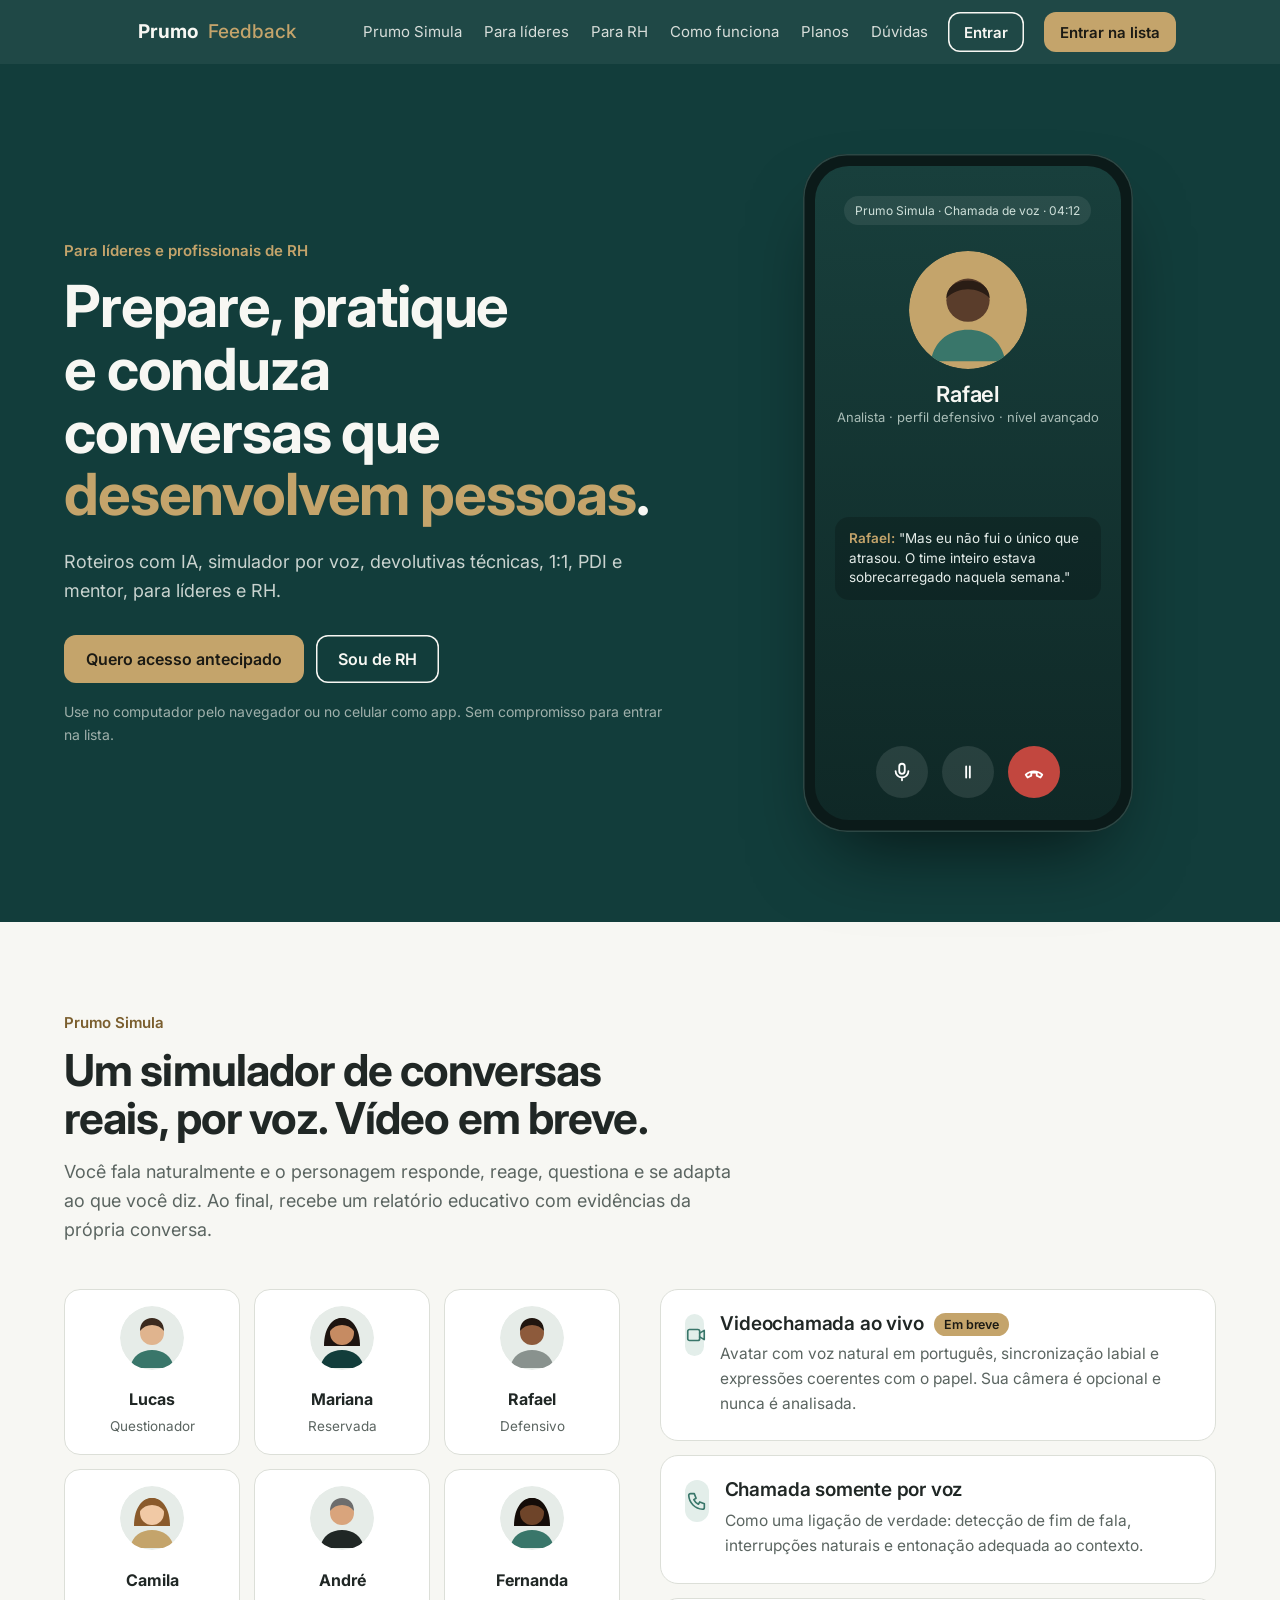
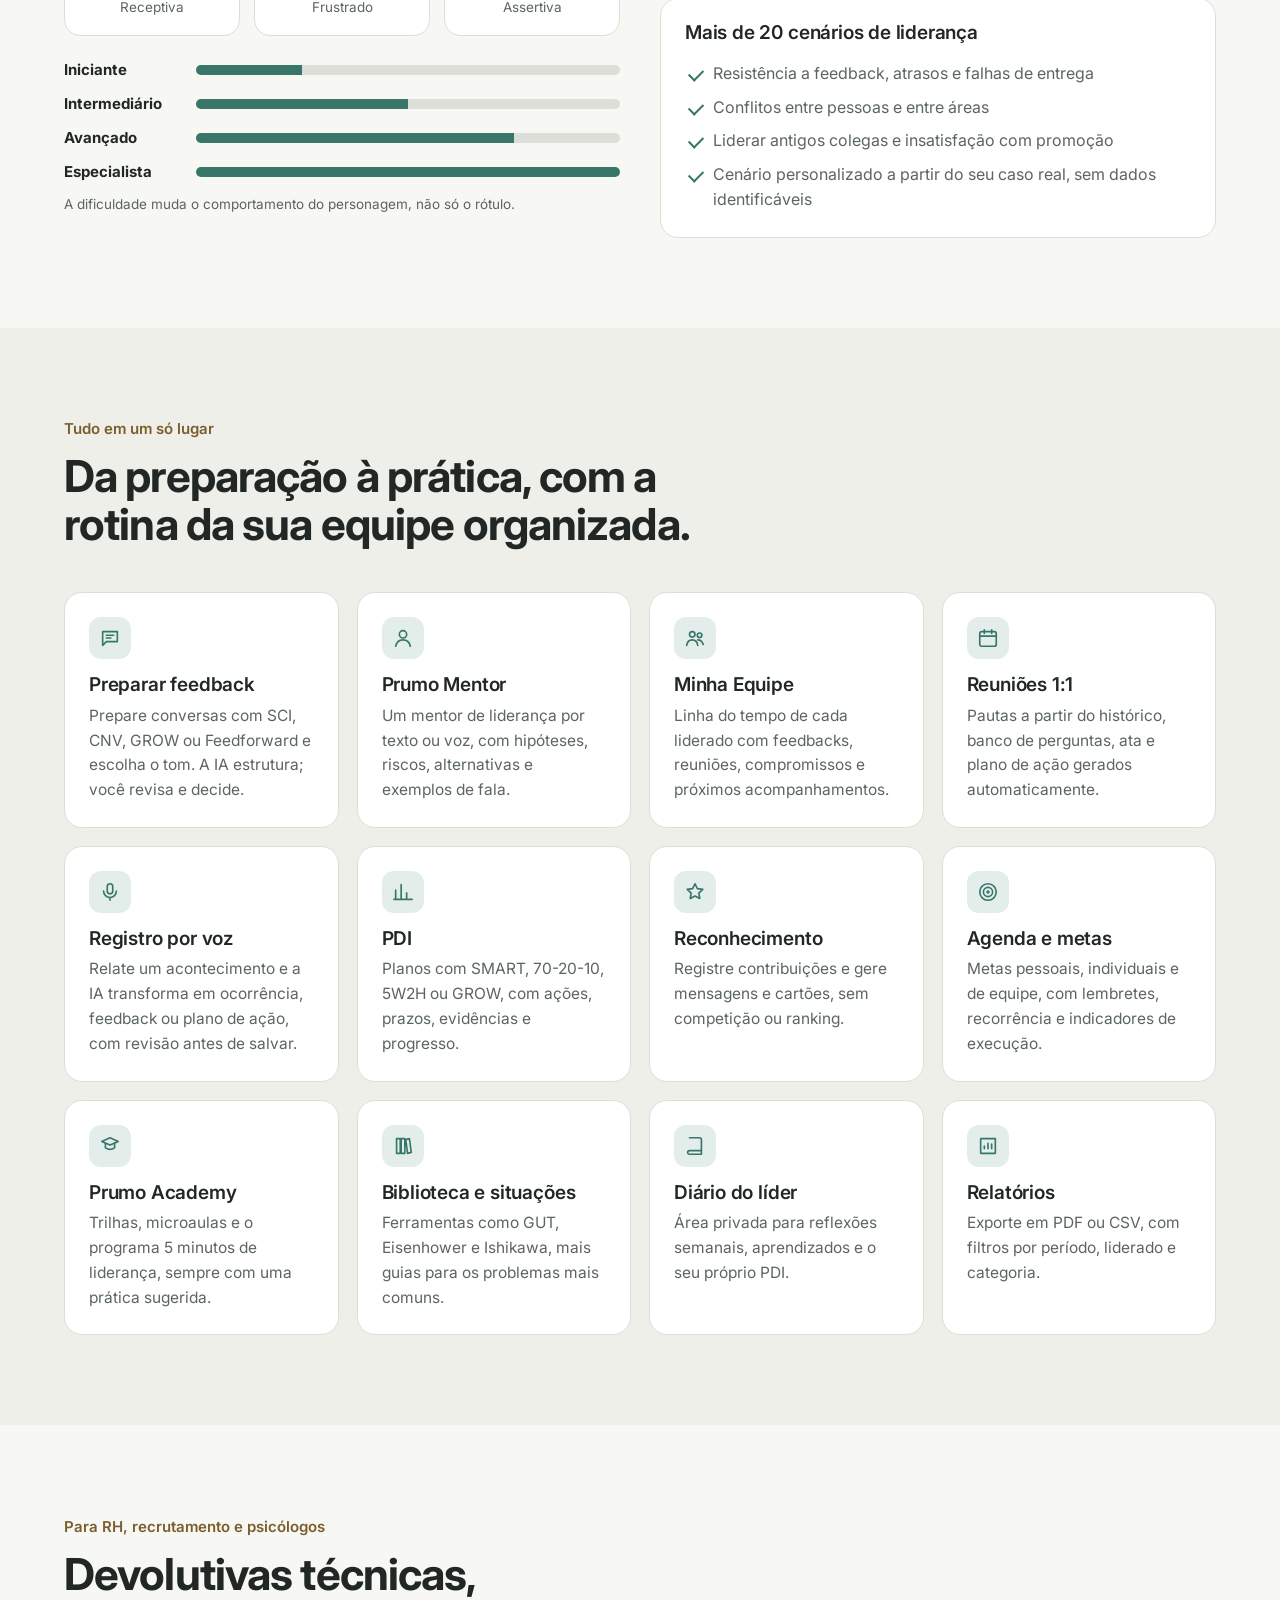
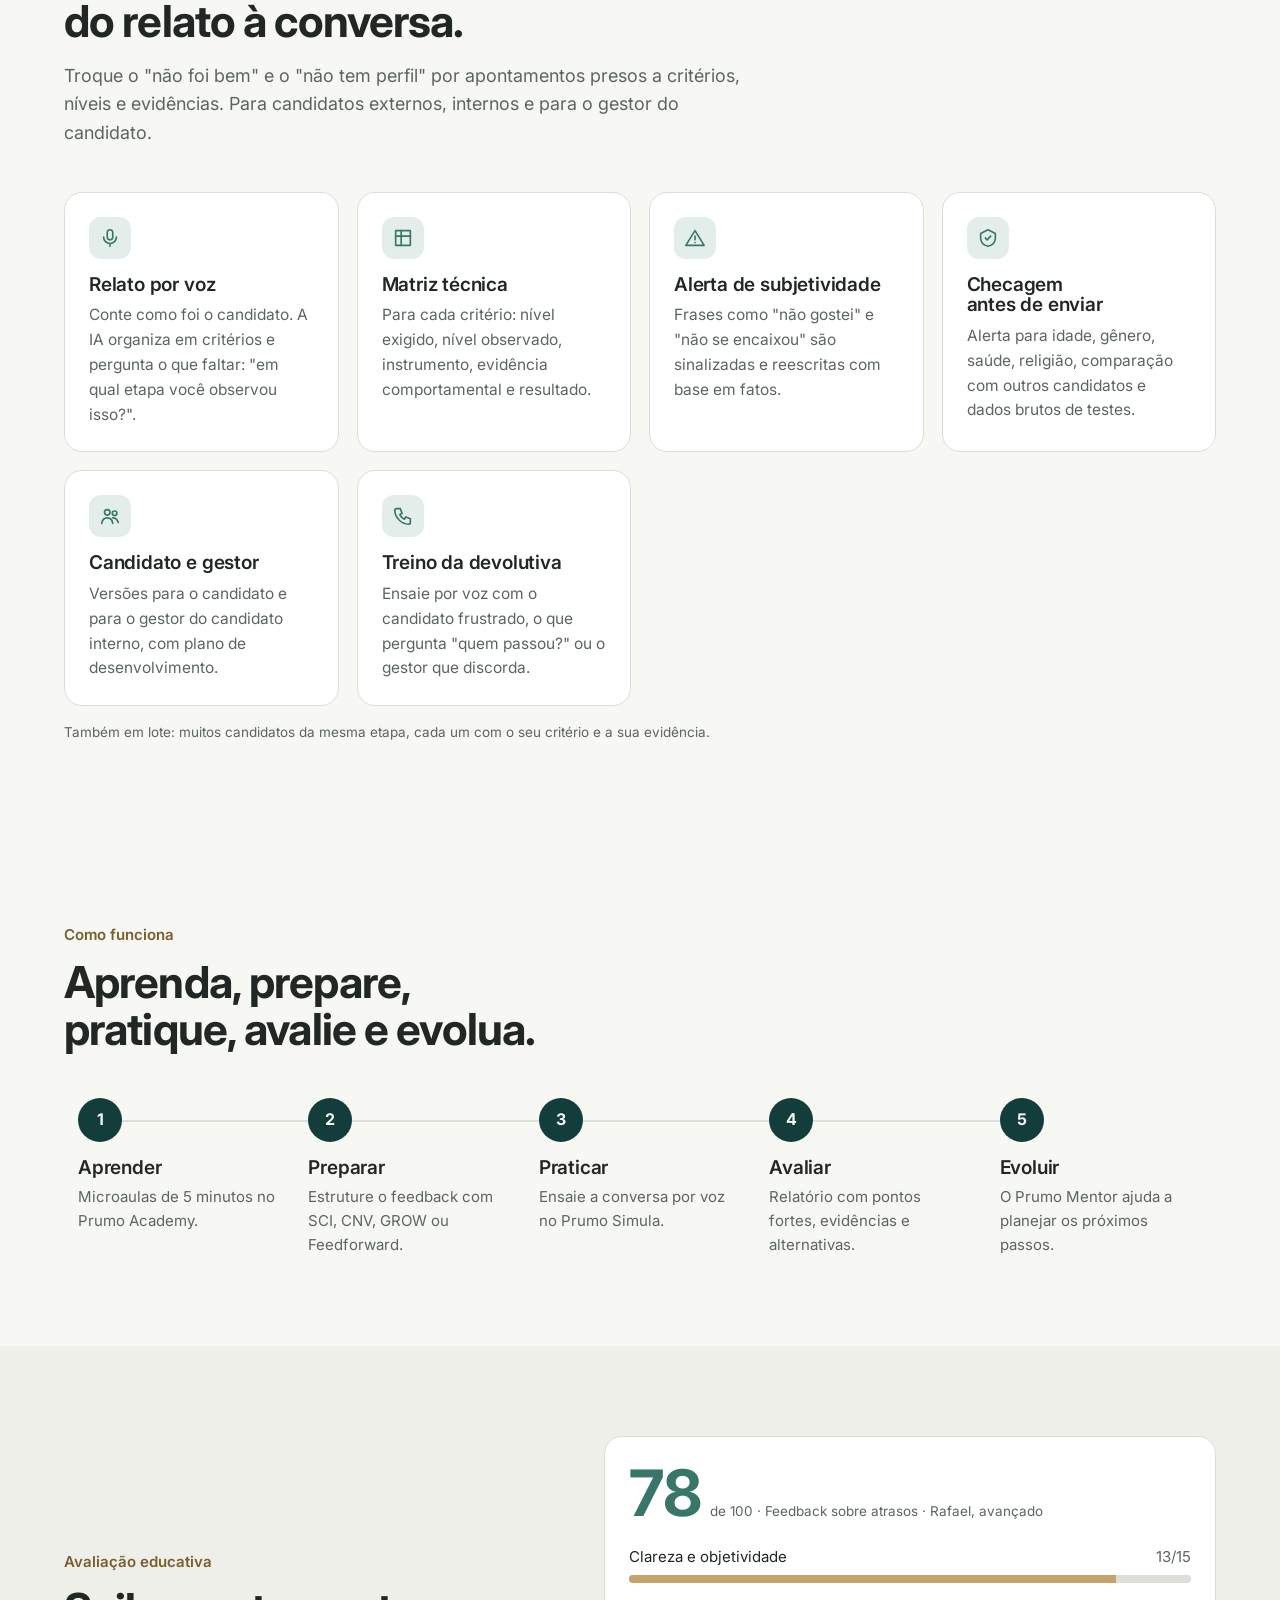
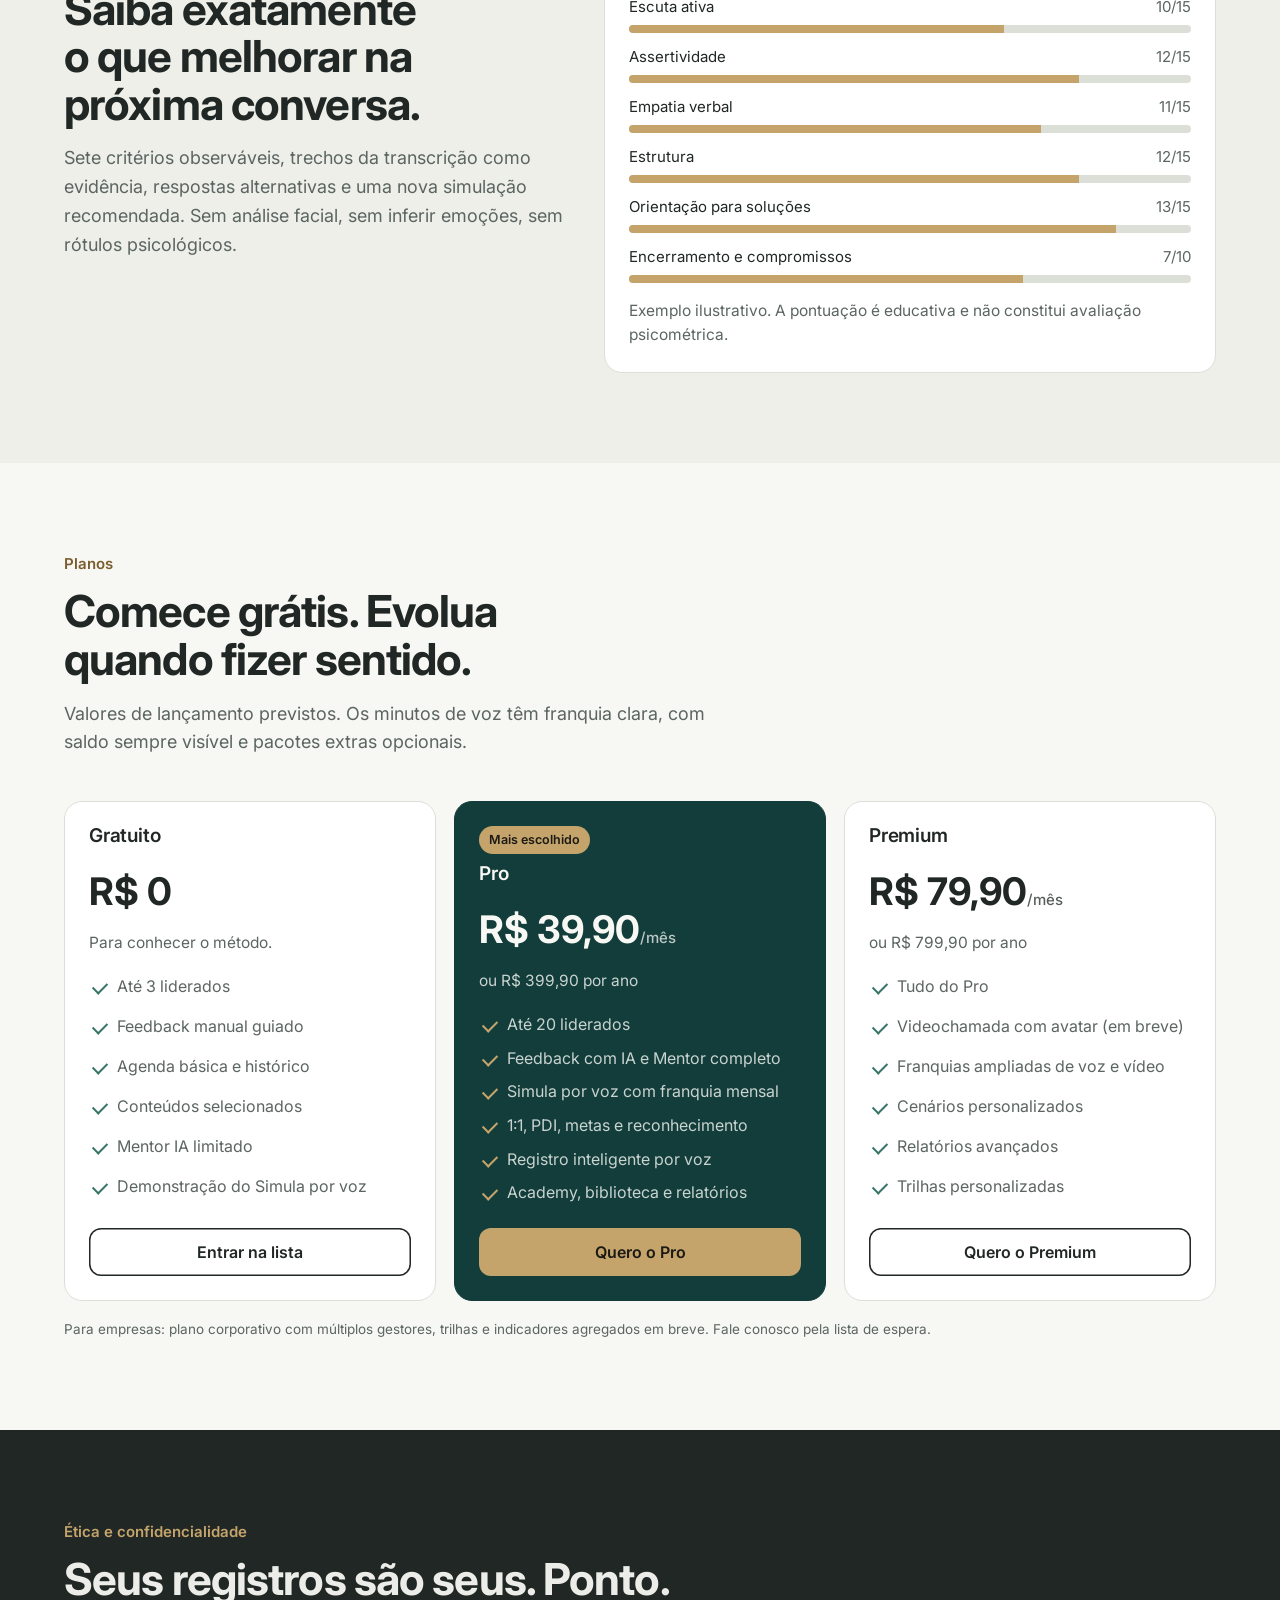
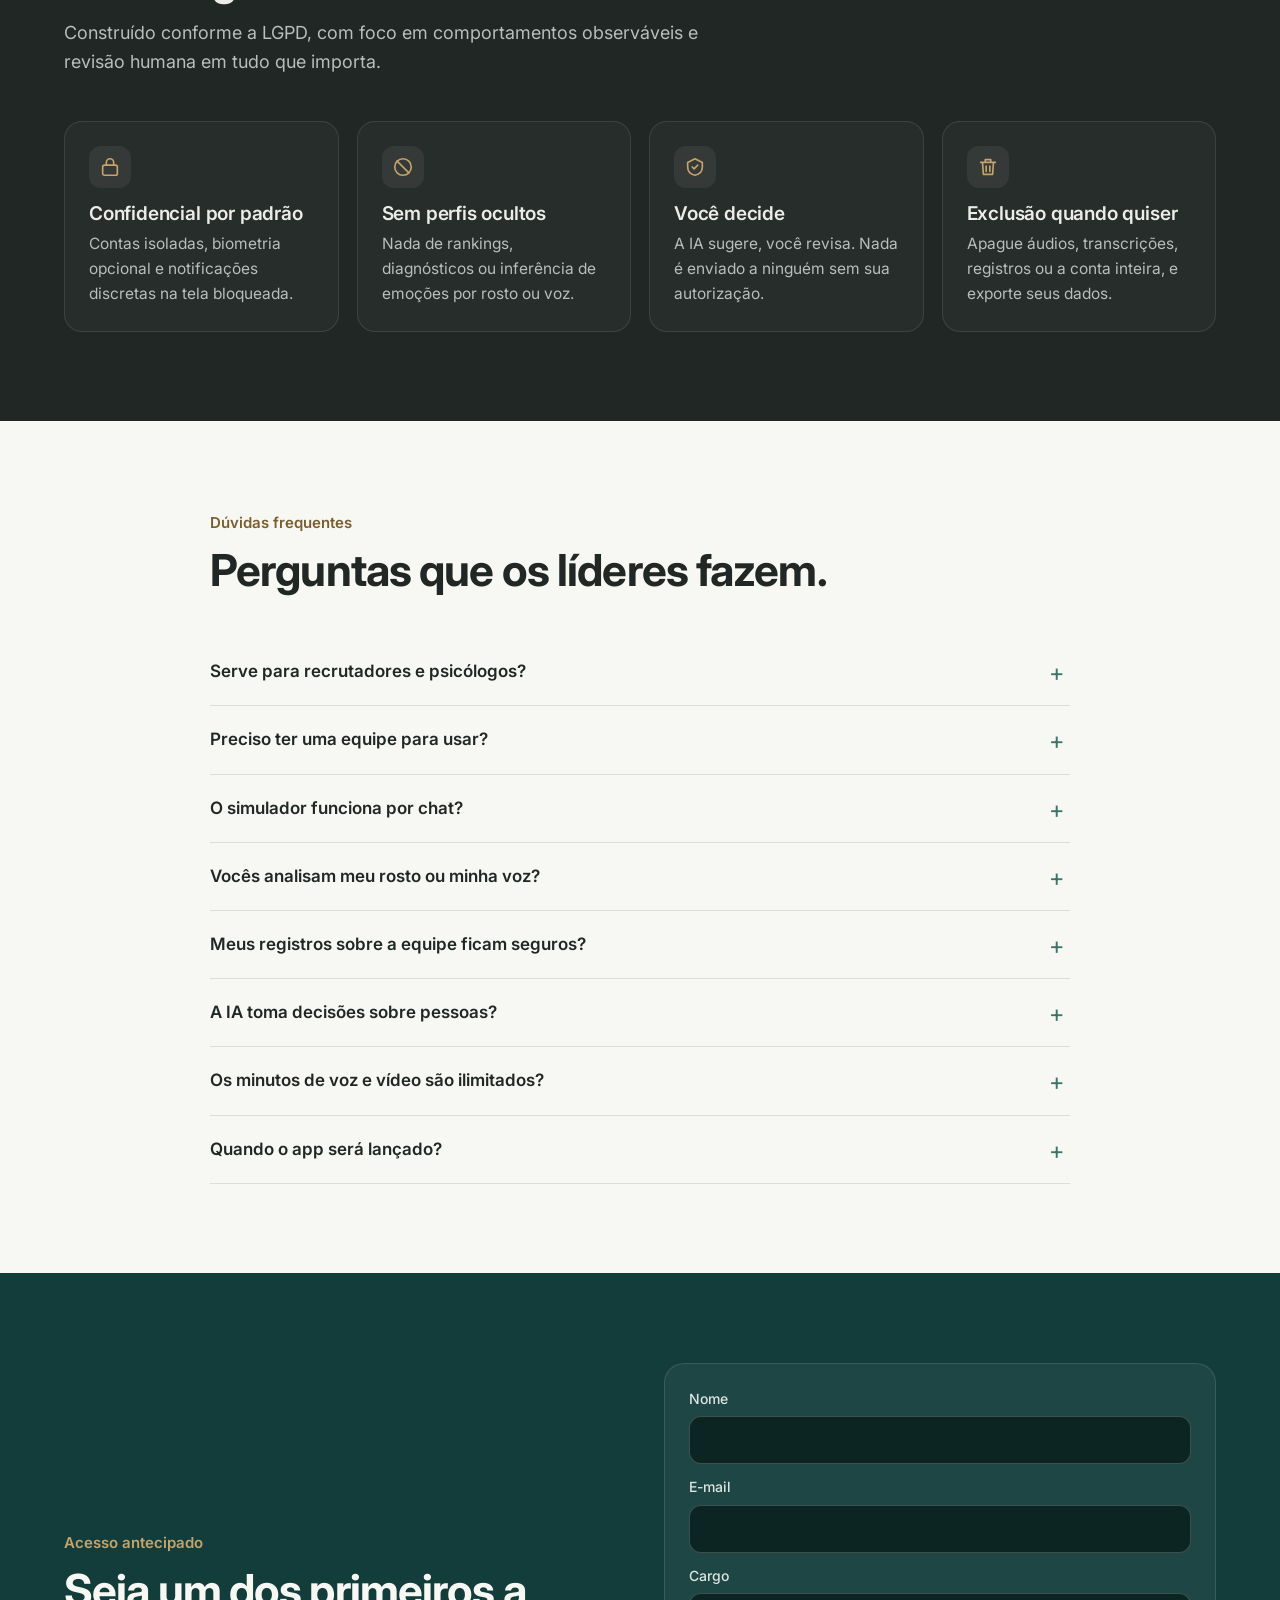
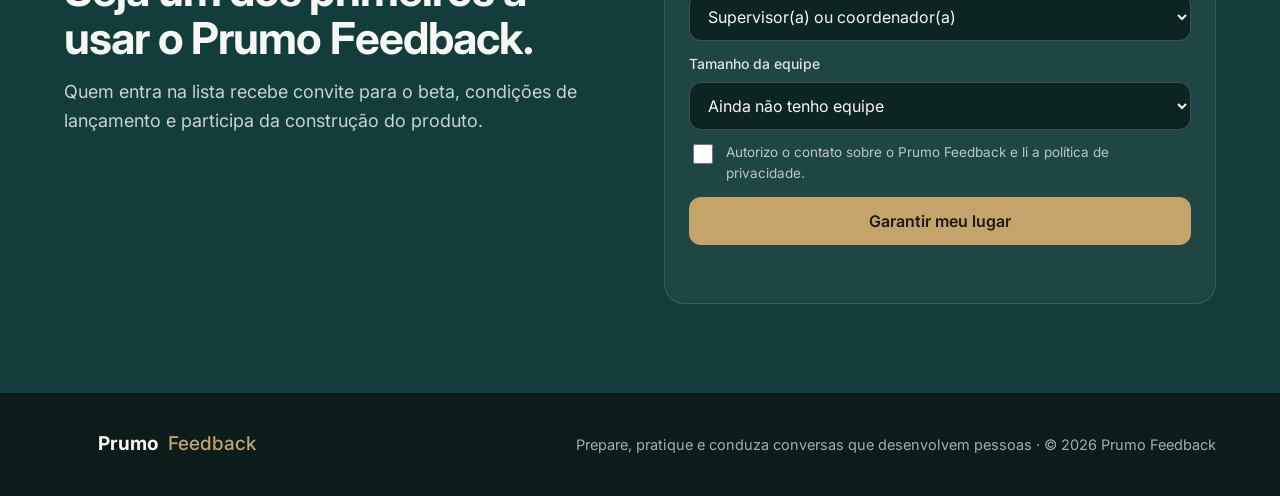
<file: src/site.src.html>
<!DOCTYPE html>
<html lang="pt-BR">
<head>
<meta charset="utf-8">
<meta name="viewport" content="width=device-width, initial-scale=1">
<title>Prumo Feedback</title>
<link rel="preconnect" href="https://fonts.googleapis.com">
<link href="https://fonts.googleapis.com/css2?family=Inter:wght@400;500;600;700&display=swap" rel="stylesheet">
<style>
/* VOICE: premium, calmo, confiante — uma academia particular de liderança
   IDEA: a sala de reunião — o site se comporta como uma chamada de treino prestes a começar
   PICTURE: celular com chamada ao vivo do Simula (personagem, onda de voz, cronômetro)
   COLOUR and TYPE: verde-petróleo dominante, off-white, dourado só em detalhes; Inter 400–700
   LAYOUT: hero em faixa escura, depois faixas claras alternadas, preços, FAQ, lista de espera */
:root{color-scheme:light dark;
--pet:#123D3B;--ver:#39766A;--our:#C4A46B;--off:#F7F7F3;--gra:#202725;--cin:#89928E;
--bg:light-dark(#F7F7F3,#0E1716);--bg2:light-dark(#EEEFE9,#142220);--card:light-dark(#FFFFFF,#18292710);
--ink:light-dark(#202725,#ECEDE8);--mut:light-dark(#5B6561,#A5AEAA);--line:light-dark(#DCDFD8,#2A3B38);
--acc:light-dark(#7A5E2E,#D6B97E)}
:root[data-theme=light]{color-scheme:light}:root[data-theme=dark]{color-scheme:dark}
*{box-sizing:border-box;min-width:0}
html{scroll-behavior:smooth;scroll-padding-top:72px}
body{margin:0;background:var(--bg);color:var(--ink);font:16px/1.6 Inter,system-ui,sans-serif;overflow-x:clip}
a{color:inherit}
.wrap{max-width:1200px;margin:0 auto}
.band{padding:clamp(48px,7vw,104px) max(5vw,18px)}
h1,h2,h3{line-height:1.08;margin:0;text-wrap:balance;letter-spacing:-.02em}
h1{font-size:clamp(36px,5.4vw,58px);font-weight:700}
h2{font-size:clamp(30px,3.8vw,44px);font-weight:700}
h3{font-size:19px;font-weight:600;letter-spacing:-.01em}
p{margin:0}
.lead{font-size:18px;color:var(--mut);max-width:62ch}
.btn{display:inline-flex;align-items:center;justify-content:center;gap:8px;min-height:48px;padding:0 22px;border-radius:12px;font:600 16px Inter,sans-serif;text-decoration:none;border:0;cursor:pointer}
.btn:focus-visible,input:focus-visible,select:focus-visible,summary:focus-visible{outline:3px solid var(--our);outline-offset:2px}
.b1{background:var(--our);color:#1b1a14}.b1:hover{background:#d2b47c}
.b2{background:transparent;color:inherit;box-shadow:inset 0 0 0 1.5px currentColor}
/* nav */
nav{position:sticky;top:0;z-index:20;background:color-mix(in srgb,var(--pet) 94%,transparent);backdrop-filter:blur(8px);color:#F7F7F3}
nav .wrap{display:flex;align-items:center;gap:20px;padding:12px max(5vw,18px);flex-wrap:wrap}
.brand{display:flex;align-items:center;gap:10px;text-decoration:none;font-weight:700;font-size:19px}
.brand svg{width:24px;height:30px}
.brand b{color:var(--our);font-weight:500}
.links{display:flex;gap:22px;margin-left:auto;font-size:15px}
.links a{text-decoration:none;opacity:.85}.links a:hover{opacity:1}
nav .btn{min-height:40px;padding:0 16px;font-size:15px}
@media(max-width:860px){.links{display:none}nav .btn.b2{margin-left:auto}}
/* hero */
.hero{background:var(--pet);color:#F7F7F3}
.hero .wrap{display:grid;grid-template-columns:minmax(0,1.1fr) minmax(0,.9fr);gap:48px;align-items:center}
.hero .lead{color:#C9D3CF;margin:22px 0 30px}
.hero h1 span{color:var(--our)}
.cta{display:flex;gap:12px;flex-wrap:wrap}
.note{font-size:14px;color:#9FB0AB;margin-top:18px}
.phone{justify-self:center;width:min(330px,100%);aspect-ratio:9/18.5;background:#0B1A19;border-radius:44px;padding:12px;box-shadow:0 40px 80px -30px #000a,inset 0 0 0 1.5px #2c4744}
.scr{height:100%;border-radius:34px;background:linear-gradient(180deg,#183F3C,#0F2826);display:flex;flex-direction:column;align-items:center;padding:30px 20px 22px;color:#F7F7F3;position:relative;overflow:hidden}
.tag{font-size:12px;background:#ffffff14;padding:5px 11px;border-radius:99px;color:#CFE0DA}
.av{width:118px;height:118px;border-radius:50%;margin:26px 0 14px;position:relative}
.av::after{content:"";position:absolute;inset:-10px;border-radius:50%;border:2px solid var(--our);opacity:.6;animation:pulse 2.4s ease-out infinite}
@keyframes pulse{from{transform:scale(.92);opacity:.7}to{transform:scale(1.18);opacity:0}}
.scr h3{font-size:22px}.scr small{color:#A9BDB7;font-size:13px}
.wave{display:flex;gap:4px;align-items:center;height:46px;margin:22px 0}
.wave i{width:4px;border-radius:2px;background:var(--our);animation:w 1.1s ease-in-out infinite}
@keyframes w{0%,100%{height:8px}50%{height:40px}}
.sub{background:#00000033;border-radius:14px;padding:12px 14px;font-size:13.5px;line-height:1.45;width:100%;color:#E4ECE9}
.sub b{color:var(--our);font-weight:600}
.ctrl{display:flex;gap:14px;margin-top:auto}
.ctrl span{width:52px;height:52px;border-radius:50%;background:#ffffff1a;display:grid;place-items:center}
.ctrl span.end{background:#C2473F}
.ctrl svg{width:22px;height:22px;stroke:#fff;fill:none;stroke-width:2;stroke-linecap:round;stroke-linejoin:round}
@media(max-width:820px){.hero .wrap{grid-template-columns:1fr}.phone{width:min(290px,86%)}}
/* sections */
.kick{color:var(--acc);font-weight:600;font-size:15px;margin-bottom:12px}
.head{max-width:760px;margin-bottom:44px}.head .lead{margin-top:16px}
.grid{display:grid;grid-template-columns:repeat(auto-fit,minmax(min(100%,260px),1fr));gap:18px}
.card{background:light-dark(#fff,#162624);border:1px solid var(--line);border-radius:18px;padding:24px}
.card p{color:var(--mut);margin-top:8px;font-size:15.5px}
.ic{width:42px;height:42px;border-radius:12px;background:light-dark(#E3EEEA,#1F3A36);display:grid;place-items:center;margin-bottom:16px}
.ic svg{width:22px;height:22px;stroke:var(--ver);fill:none;stroke-width:1.8;stroke-linecap:round;stroke-linejoin:round}
:root[data-theme=dark] .ic svg{stroke:#7FC0B2}
@media(prefers-color-scheme:dark){:root:not([data-theme=light]) .ic svg{stroke:#7FC0B2}}
.alt{background:var(--bg2)}
/* simula */
.sim{display:grid;grid-template-columns:minmax(0,1fr) minmax(0,1fr);gap:40px;align-items:start}
.people{display:grid;grid-template-columns:repeat(3,minmax(0,1fr));gap:14px}
.p{background:light-dark(#fff,#162624);border:1px solid var(--line);border-radius:16px;padding:16px;text-align:center}
.p .face{width:64px;height:64px;border-radius:50%;margin:0 auto 10px}
.p b{display:block}.p span{font-size:13.5px;color:var(--mut)}
.levels{display:grid;gap:10px;margin-top:22px}
.lv{display:grid;grid-template-columns:120px 1fr;gap:12px;align-items:center;font-size:15px}
.lv .bar{height:10px;border-radius:5px;background:var(--line);overflow:hidden}.lv .bar i{display:block;height:100%;background:var(--ver)}
.modes{display:grid;gap:14px}
.mode{display:flex;gap:16px;align-items:flex-start}
.chk{list-style:none;padding:0;margin:18px 0 0;display:grid;gap:8px}
.chk li{padding-left:28px;position:relative;color:var(--mut)}
.chk li::before{content:"";position:absolute;left:4px;top:8px;width:12px;height:7px;border-left:2px solid var(--ver);border-bottom:2px solid var(--ver);transform:rotate(-45deg)}
@media(max-width:820px){.sim{grid-template-columns:1fr}}
@media(max-width:420px){.people{grid-template-columns:repeat(2,minmax(0,1fr))}}
/* journey */
.jr{display:grid;grid-template-columns:repeat(5,minmax(0,1fr));gap:0;counter-reset:s;position:relative}
.st{padding:0 14px;position:relative}
.st::before{counter-increment:s;content:counter(s);display:grid;place-items:center;width:44px;height:44px;border-radius:50%;background:var(--pet);color:#F7F7F3;font-weight:700;margin-bottom:16px;position:relative;z-index:1}
.st::after{content:"";position:absolute;top:22px;left:58px;right:-14px;height:2px;background:var(--line)}
.st:last-child::after{display:none}
.st p{color:var(--mut);font-size:15px;margin-top:6px}
@media(max-width:820px){.jr{grid-template-columns:1fr;gap:22px}.st{padding:0 0 0 62px}.st::before{position:absolute;left:0;top:-4px}.st::after{display:none}}
/* report */
.rep{display:grid;grid-template-columns:minmax(0,.9fr) minmax(0,1.1fr);gap:40px;align-items:center}
.score{display:flex;align-items:baseline;gap:8px}.score b{font-size:64px;line-height:1;color:var(--ver);font-weight:700}
.crit{display:grid;gap:12px;margin-top:20px}
.cr{display:grid;grid-template-columns:minmax(0,1fr) 54px;gap:6px 12px;font-size:15px}
.cr .bar{grid-column:1/-1;height:8px;border-radius:4px;background:var(--line);overflow:hidden}.cr .bar i{display:block;height:100%;background:var(--our)}
.cr em{font-style:normal;text-align:right;color:var(--mut);white-space:nowrap}
.small{font-size:13.5px;color:var(--mut)}
@media(max-width:820px){.rep{grid-template-columns:1fr}}
/* pricing */
.plans{display:grid;grid-template-columns:repeat(3,minmax(0,1fr));gap:18px;align-items:stretch}
.plan{display:flex;flex-direction:column}
.plan.hl{background:var(--pet);color:#F7F7F3;border-color:var(--pet)}
.plan.hl p,.plan.hl li{color:#C9D3CF}
.price{font-size:38px;font-weight:700;margin:14px 0 2px;white-space:nowrap}.price small{font-size:15px;font-weight:500;opacity:.75}
.plan .chk{flex:1;margin-bottom:22px}
.plan.hl .chk li::before{border-color:var(--our)}
.badge{align-self:flex-start;background:var(--our);color:#1b1a14;font-size:12.5px;font-weight:600;padding:4px 10px;border-radius:99px;margin-bottom:10px}
@media(max-width:900px){.plans{grid-template-columns:1fr}}
/* trust */
.trust{background:var(--gra);color:#ECEDE8}
.trust .card{background:#ffffff08;border-color:#ffffff1a}.trust .card p{color:#B6BFBB}
.trust .ic{background:#ffffff10}.trust .ic svg{stroke:var(--our)}
.trust .lead{color:#B6BFBB}
/* faq */
details{border-bottom:1px solid var(--line);padding:4px 0}
summary{cursor:pointer;list-style:none;font-weight:600;font-size:17px;padding:16px 36px 16px 0;position:relative;min-height:44px}
summary::-webkit-details-marker{display:none}
summary::after{content:"+";position:absolute;right:6px;top:12px;font-size:24px;font-weight:400;color:var(--ver)}
details[open] summary::after{content:"–"}
details p{color:var(--mut);padding:0 0 18px;max-width:72ch}
/* waitlist */
.wl{background:var(--pet);color:#F7F7F3}
.wl .wrap{display:grid;grid-template-columns:minmax(0,1fr) minmax(0,1fr);gap:48px;align-items:center}
.wl .lead{color:#C9D3CF;margin-top:16px}
form{display:grid;gap:12px;background:#ffffff0d;border:1px solid #ffffff1f;border-radius:20px;padding:24px}
label{font-size:14px;font-weight:500;color:#DCE5E2;display:grid;gap:6px}
input,select{font:16px Inter,sans-serif;min-height:48px;padding:0 14px;border-radius:12px;border:1px solid #ffffff33;background:#0c2422;color:#F7F7F3;width:100%}
.ok{font-size:15px;color:var(--our);min-height:22px}
.consent{display:flex;gap:10px;align-items:flex-start;font-size:13.5px;color:#B9C7C3;font-weight:400}
.consent input{width:20px;min-height:20px;margin-top:2px;flex:none}
@media(max-width:820px){.wl .wrap{grid-template-columns:1fr}}
footer{background:#0C1C1B;color:#9FB0AB;font-size:14.5px}
footer .wrap{display:flex;flex-wrap:wrap;gap:24px;justify-content:space-between;align-items:center}
footer .brand{color:#F7F7F3}
@media(prefers-reduced-motion:reduce){*{animation:none!important;scroll-behavior:auto!important}}
</style>
</head>
<body>
<svg width="0" height="0" style="position:absolute" aria-hidden="true"><symbol id="logo" viewBox="0 0 544 684"><path fill="currentColor" fill-rule="evenodd" d="%%LOGO%%"/></symbol></svg>

<nav aria-label="Principal"><div class="wrap">
  <a class="brand" href="#topo"><svg style="color:#F7F7F3"><use href="#logo"/></svg>Prumo <b>Feedback</b></a>
  <div class="links"><a href="#simula">Prumo Simula</a><a href="#recursos">Para líderes</a><a href="#rh">Para RH</a><a href="#jornada">Como funciona</a><a href="#planos">Planos</a><a href="#faq">Dúvidas</a></div>
  <a class="btn b2" href="https://mateusdesleal-ops.github.io/prumo-feedback/" style="min-height:40px;padding:0 16px;font-size:15px">Entrar</a><a class="btn b1" href="#lista">Entrar na lista</a>
</div></nav>

<header class="hero band" id="topo"><div class="wrap">
  <div>
    <p class="kick" style="color:var(--our)">Para líderes e profissionais de RH</p>
    <h1>Prepare, pratique e conduza conversas que <span>desenvolvem pessoas</span>.</h1>
    <p class="lead">Roteiros com IA, simulador por voz, devolutivas técnicas, 1:1, PDI e mentor, para líderes e RH.</p>
    <div class="cta"><a class="btn b1" href="#lista">Quero acesso antecipado</a><a class="btn b2" href="#rh">Sou de RH</a></div>
    <p class="note">Use no computador pelo navegador ou no celular como app. Sem compromisso para entrar na lista.</p>
  </div>
  <div class="phone" role="img" aria-label="Tela do aplicativo mostrando uma chamada de treino com o personagem Rafael">
    <div class="scr">
      <span class="tag">Prumo Simula · Chamada de voz · 04:12</span>
      <svg class="av" viewBox="0 0 120 120"><circle cx="60" cy="60" r="60" fill="#C4A46B"/><circle cx="60" cy="50" r="22" fill="#5a3d2b"/><path d="M60 30c-14 0-22 8-22 18 6-6 14-9 22-9s16 3 22 9c0-10-8-18-22-18z" fill="#2a1d15"/><path d="M22 112c4-22 20-32 38-32s34 10 38 32z" fill="#39766A"/></svg>
      <h3>Rafael</h3>
      <small>Analista · perfil defensivo · nível avançado</small>
      <div class="wave" aria-hidden="true"><i style="animation-delay:-.1s"></i><i style="animation-delay:-.5s"></i><i style="animation-delay:-.3s"></i><i style="animation-delay:-.8s"></i><i style="animation-delay:-.2s"></i><i style="animation-delay:-.6s"></i><i style="animation-delay:-.4s"></i><i style="animation-delay:-.9s"></i><i style="animation-delay:-.15s"></i></div>
      <div class="sub"><b>Rafael:</b> "Mas eu não fui o único que atrasou. O time inteiro estava sobrecarregado naquela semana."</div>
      <div class="ctrl" aria-hidden="true">
        <span><svg viewBox="0 0 24 24"><rect x="9" y="3" width="6" height="11" rx="3"/><path d="M5 11a7 7 0 0 0 14 0M12 18v3"/></svg></span>
        <span><svg viewBox="0 0 24 24"><path d="M10 6v12M14 6v12"/></svg></span>
        <span class="end"><svg viewBox="0 0 24 24"><path d="M3 15c5-5 13-5 18 0l-2 3-4-2v-3a10 10 0 0 0-6 0v3l-4 2z"/></svg></span>
      </div>
    </div>
  </div>
</div></header>

<section class="band" id="simula"><div class="wrap">
  <div class="head"><p class="kick">Prumo Simula</p><h2>Um simulador de conversas reais, por voz. Vídeo em breve.</h2>
  <p class="lead">Você fala naturalmente e o personagem responde, reage, questiona e se adapta ao que você diz. Ao final, recebe um relatório educativo com evidências da própria conversa.</p></div>
  <div class="sim">
    <div>
      <div class="people" id="people"></div>
      <div class="levels" id="levels"></div>
    </div>
    <div class="modes">
      <div class="card mode"><div class="ic"><svg viewBox="0 0 24 24"><rect x="3" y="6" width="13" height="12" rx="2"/><path d="m16 10 5-3v10l-5-3"/></svg></div><div><h3>Videochamada ao vivo <span class="badge" style="margin:0 0 0 6px;vertical-align:middle">Em breve</span></h3><p>Avatar com voz natural em português, sincronização labial e expressões coerentes com o papel. Sua câmera é opcional e nunca é analisada.</p></div></div>
      <div class="card mode"><div class="ic"><svg viewBox="0 0 24 24"><path d="M5 4h4l2 5-2.5 1.5a11 11 0 0 0 5 5L15 13l5 2v4a2 2 0 0 1-2 2A16 16 0 0 1 3 6a2 2 0 0 1 2-2"/></svg></div><div><h3>Chamada somente por voz</h3><p>Como uma ligação de verdade: detecção de fim de fala, interrupções naturais e entonação adequada ao contexto.</p></div></div>
      <div class="card"><h3>Mais de 20 cenários de liderança</h3>
        <ul class="chk"><li>Resistência a feedback, atrasos e falhas de entrega</li><li>Conflitos entre pessoas e entre áreas</li><li>Liderar antigos colegas e insatisfação com promoção</li><li>Cenário personalizado a partir do seu caso real, sem dados identificáveis</li></ul></div>
    </div>
  </div>
</div></section>

<section class="band alt" id="recursos"><div class="wrap">
  <div class="head"><p class="kick">Tudo em um só lugar</p><h2>Da preparação à prática, com a rotina da sua equipe organizada.</h2></div>
  <div class="grid" id="feats"></div>
</div></section>

<section class="band" id="rh"><div class="wrap">
  <div class="head"><p class="kick">Para RH, recrutamento e psicólogos</p><h2>Devolutivas técnicas, do relato à conversa.</h2>
  <p class="lead">Troque o "não foi bem" e o "não tem perfil" por apontamentos presos a critérios, níveis e evidências. Para candidatos externos, internos e para o gestor do candidato.</p></div>
  <div class="grid">
    <div class="card"><div class="ic"><svg viewBox="0 0 24 24"><rect x="9" y="3" width="6" height="11" rx="3"/><path d="M5 11a7 7 0 0 0 14 0M12 18v3"/></svg></div><h3>Relato por voz</h3><p>Conte como foi o candidato. A IA organiza em critérios e pergunta o que faltar: "em qual etapa você observou isso?".</p></div>
    <div class="card"><div class="ic"><svg viewBox="0 0 24 24"><path d="M4 4h16v16H4z"/><path d="M4 10h16M10 4v16"/></svg></div><h3>Matriz técnica</h3><p>Para cada critério: nível exigido, nível observado, instrumento, evidência comportamental e resultado.</p></div>
    <div class="card"><div class="ic"><svg viewBox="0 0 24 24"><path d="M12 4 2 20h20z"/><path d="M12 10v4M12 17h.01"/></svg></div><h3>Alerta de subjetividade</h3><p>Frases como "não gostei" e "não se encaixou" são sinalizadas e reescritas com base em fatos.</p></div>
    <div class="card"><div class="ic"><svg viewBox="0 0 24 24"><path d="M12 3l8 4v5c0 5-3.5 8-8 9-4.5-1-8-4-8-9V7z"/><path d="m9 12 2 2 4-4"/></svg></div><h3>Checagem antes de enviar</h3><p>Alerta para idade, gênero, saúde, religião, comparação com outros candidatos e dados brutos de testes.</p></div>
    <div class="card"><div class="ic"><svg viewBox="0 0 24 24"><circle cx="9" cy="8" r="3"/><circle cx="17" cy="9" r="2.5"/><path d="M3 20c.5-4 3-6 6-6s5.5 2 6 6M15 14c3 0 5 2 6 5"/></svg></div><h3>Candidato e gestor</h3><p>Versões para o candidato e para o gestor do candidato interno, com plano de desenvolvimento.</p></div>
    <div class="card"><div class="ic"><svg viewBox="0 0 24 24"><path d="M5 4h4l2 5-2.5 1.5a11 11 0 0 0 5 5L15 13l5 2v4a2 2 0 0 1-2 2A16 16 0 0 1 3 6a2 2 0 0 1 2-2"/></svg></div><h3>Treino da devolutiva</h3><p>Ensaie por voz com o candidato frustrado, o que pergunta "quem passou?" ou o gestor que discorda.</p></div>
  </div>
  <p class="small" style="margin-top:16px">Também em lote: muitos candidatos da mesma etapa, cada um com o seu critério e a sua evidência.</p>
</div></section>

<section class="band" id="jornada"><div class="wrap">
  <div class="head"><p class="kick">Como funciona</p><h2>Aprenda, prepare, pratique, avalie e evolua.</h2></div>
  <div class="jr">
    <div class="st"><h3>Aprender</h3><p>Microaulas de 5 minutos no Prumo Academy.</p></div>
    <div class="st"><h3>Preparar</h3><p>Estruture o feedback com SCI, CNV, GROW ou Feedforward.</p></div>
    <div class="st"><h3>Praticar</h3><p>Ensaie a conversa por voz no Prumo Simula.</p></div>
    <div class="st"><h3>Avaliar</h3><p>Relatório com pontos fortes, evidências e alternativas.</p></div>
    <div class="st"><h3>Evoluir</h3><p>O Prumo Mentor ajuda a planejar os próximos passos.</p></div>
  </div>
</div></section>

<section class="band alt"><div class="wrap rep">
  <div><p class="kick">Avaliação educativa</p><h2>Saiba exatamente o que melhorar na próxima conversa.</h2>
  <p class="lead" style="margin-top:16px">Sete critérios observáveis, trechos da transcrição como evidência, respostas alternativas e uma nova simulação recomendada. Sem análise facial, sem inferir emoções, sem rótulos psicológicos.</p></div>
  <div class="card">
    <div class="score"><b>78</b><span class="small">de 100 · Feedback sobre atrasos · Rafael, avançado</span></div>
    <div class="crit" id="crit"></div>
    <p class="small" style="margin-top:16px">Exemplo ilustrativo. A pontuação é educativa e não constitui avaliação psicométrica.</p>
  </div>
</div></section>

<section class="band" id="planos"><div class="wrap">
  <div class="head"><p class="kick">Planos</p><h2>Comece grátis. Evolua quando fizer sentido.</h2><p class="lead">Valores de lançamento previstos. Os minutos de voz têm franquia clara, com saldo sempre visível e pacotes extras opcionais.</p></div>
  <div class="plans">
    <div class="card plan"><h3>Gratuito</h3><div class="price">R$ 0</div><p>Para conhecer o método.</p>
      <ul class="chk"><li>Até 3 liderados</li><li>Feedback manual guiado</li><li>Agenda básica e histórico</li><li>Conteúdos selecionados</li><li>Mentor IA limitado</li><li>Demonstração do Simula por voz</li></ul>
      <a class="btn b2" href="#lista">Entrar na lista</a></div>
    <div class="card plan hl"><span class="badge">Mais escolhido</span><h3>Pro</h3><div class="price">R$ 39,90<small>/mês</small></div><p>ou R$ 399,90 por ano</p>
      <ul class="chk"><li>Até 20 liderados</li><li>Feedback com IA e Mentor completo</li><li>Simula por voz com franquia mensal</li><li>1:1, PDI, metas e reconhecimento</li><li>Registro inteligente por voz</li><li>Academy, biblioteca e relatórios</li></ul>
      <a class="btn b1" href="#lista">Quero o Pro</a></div>
    <div class="card plan"><h3>Premium</h3><div class="price">R$ 79,90<small>/mês</small></div><p>ou R$ 799,90 por ano</p>
      <ul class="chk"><li>Tudo do Pro</li><li>Videochamada com avatar (em breve)</li><li>Franquias ampliadas de voz e vídeo</li><li>Cenários personalizados</li><li>Relatórios avançados</li><li>Trilhas personalizadas</li></ul>
      <a class="btn b2" href="#lista">Quero o Premium</a></div>
  </div>
  <p class="small" style="margin-top:18px">Para empresas: plano corporativo com múltiplos gestores, trilhas e indicadores agregados em breve. Fale conosco pela lista de espera.</p>
</div></section>

<section class="band trust"><div class="wrap">
  <div class="head"><p class="kick" style="color:var(--our)">Ética e confidencialidade</p><h2>Seus registros são seus. Ponto.</h2><p class="lead">Construído conforme a LGPD, com foco em comportamentos observáveis e revisão humana em tudo que importa.</p></div>
  <div class="grid">
    <div class="card"><div class="ic"><svg viewBox="0 0 24 24"><rect x="4" y="10" width="16" height="11" rx="2"/><path d="M8 10V7a4 4 0 0 1 8 0v3"/></svg></div><h3>Confidencial por padrão</h3><p>Contas isoladas, biometria opcional e notificações discretas na tela bloqueada.</p></div>
    <div class="card"><div class="ic"><svg viewBox="0 0 24 24"><circle cx="12" cy="12" r="9"/><path d="M5.6 5.6l12.8 12.8"/></svg></div><h3>Sem perfis ocultos</h3><p>Nada de rankings, diagnósticos ou inferência de emoções por rosto ou voz.</p></div>
    <div class="card"><div class="ic"><svg viewBox="0 0 24 24"><path d="M12 3l8 4v5c0 5-3.5 8-8 9-4.5-1-8-4-8-9V7z"/><path d="m9 12 2 2 4-4"/></svg></div><h3>Você decide</h3><p>A IA sugere, você revisa. Nada é enviado a ninguém sem sua autorização.</p></div>
    <div class="card"><div class="ic"><svg viewBox="0 0 24 24"><path d="M4 7h16M10 11v6M14 11v6M6 7l1 13h10l1-13M9 7V4h6v3"/></svg></div><h3>Exclusão quando quiser</h3><p>Apague áudios, transcrições, registros ou a conta inteira, e exporte seus dados.</p></div>
  </div>
</div></section>

<section class="band" id="faq"><div class="wrap" style="max-width:860px">
  <div class="head"><p class="kick">Dúvidas frequentes</p><h2>Perguntas que os líderes fazem.</h2></div>
  <div id="faqs"></div>
</div></section>

<section class="band wl" id="lista"><div class="wrap">
  <div><p class="kick" style="color:var(--our)">Acesso antecipado</p><h2>Seja um dos primeiros a usar o Prumo Feedback.</h2>
  <p class="lead">Quem entra na lista recebe convite para o beta, condições de lançamento e participa da construção do produto.</p></div>
  <form id="f" novalidate>
    <label>Nome<input id="nome" autocomplete="name" required></label>
    <label>E-mail<input id="email" type="email" autocomplete="email" required></label>
    <label>Cargo<select id="cargo"><option>Supervisor(a) ou coordenador(a)</option><option>Recrutamento e seleção</option><option>Psicólogo(a) organizacional</option><option>Gerente</option><option>Diretor(a) ou empresário(a)</option><option>RH ou consultoria</option><option>Futuro(a) líder</option></select></label>
    <label>Tamanho da equipe<select id="equipe"><option>Ainda não tenho equipe</option><option>1 a 5 pessoas</option><option>6 a 15 pessoas</option><option>16 a 50 pessoas</option><option>Mais de 50</option></select></label>
    <label class="consent"><input type="checkbox" id="ok"> Autorizo o contato sobre o Prumo Feedback e li a política de privacidade.</label>
    <button class="btn b1" type="submit">Garantir meu lugar</button>
    <p class="ok" id="msg" role="status"></p>
  </form>
</div></section>

<footer class="band" style="padding-block:36px"><div class="wrap">
  <a class="brand" href="#topo"><svg style="color:#C4A46B"><use href="#logo"/></svg>Prumo <b>Feedback</b></a>
  <span>Prepare, pratique e conduza conversas que desenvolvem pessoas · © 2026 Prumo Feedback</span>
</div></footer>

<script>
{
const esc=s=>String(s).replace(/[&<>"']/g,c=>({'&':'&amp;','<':'&lt;','>':'&gt;','"':'&quot;',"'":'&#39;'}[c]));
const face=(skin,hair,shirt,long)=>`<svg class="face" viewBox="0 0 64 64"><circle cx="32" cy="32" r="32" fill="#E6ECE8"/>${long?`<path d="M14 40c0-18 8-28 18-28s18 10 18 28z" fill="${hair}"/>`:''}<circle cx="32" cy="27" r="12" fill="${skin}"/><path d="M20 25c0-8 5-13 12-13s12 5 12 13c-3-4-7-6-12-6s-9 2-12 6z" fill="${hair}"/><path d="M10 62c2-12 11-18 22-18s20 6 22 18z" fill="${shirt}"/></svg>`;
const ppl=[["Lucas","Questionador","#E0B48E","#3b2a1e","#39766A"],["Mariana","Reservada","#C68B62","#1d1410","#123D3B",1],["Rafael","Defensivo","#8D5A3B","#20150f","#89928E"],["Camila","Receptiva","#F1C9A5","#8a5a2b","#C4A46B",1],["André","Frustrado","#D9A47C","#6d6d6d","#202725"],["Fernanda","Assertiva","#6E4429","#140c08","#39766A",1]];
document.getElementById('people').innerHTML=ppl.map(p=>`<div class="p">${face(p[2],p[3],p[4],p[5])}<b>${p[0]}</b><span>${p[1]}</span></div>`).join('');
const lv=[["Iniciante",25,"coopera"],["Intermediário",50,"questiona"],["Avançado",75,"resiste"],["Especialista",100,"negocia"]];
document.getElementById('levels').innerHTML=lv.map(l=>`<div class="lv"><span><b>${l[0]}</b></span><div class="bar" role="img" aria-label="${l[0]}: ${l[2]}"><i style="width:${l[1]}%"></i></div></div>`).join('')+'<p class="small">A dificuldade muda o comportamento do personagem, não só o rótulo.</p>';
const I={fb:'<path d="M4 5h16v11H8l-4 4z"/><path d="M8 9h8M8 12h5"/>',mt:'<circle cx="12" cy="8" r="4"/><path d="M4 21c1-5 4-7 8-7s7 2 8 7"/>',eq:'<circle cx="9" cy="8" r="3"/><circle cx="17" cy="9" r="2.5"/><path d="M3 20c.5-4 3-6 6-6s5.5 2 6 6M15 14c3 0 5 2 6 5"/>',oo:'<rect x="3" y="5" width="18" height="16" rx="2"/><path d="M3 10h18M8 3v4M16 3v4"/>',pd:'<path d="M4 20V10M10 20V4M16 20v-7M22 20H2"/>',vz:'<rect x="9" y="3" width="6" height="11" rx="3"/><path d="M5 11a7 7 0 0 0 14 0M12 18v3"/>',rc:'<path d="M12 3l2.6 5.3 5.9.9-4.3 4.1 1 5.8L12 16.4 6.8 19.1l1-5.8L3.5 9.2l5.9-.9z"/>',ac:'<path d="M3 7l9-4 9 4-9 4z"/><path d="M7 9v5c3 2 7 2 10 0V9"/>',bi:'<path d="M5 4h4v16H5zM10 4h4v16h-4zM15 5l4-1 2 15-4 1z"/>',di:'<path d="M6 3h11a2 2 0 0 1 2 2v16H6a2 2 0 0 1 0-4h13"/>',mt2:'<circle cx="12" cy="12" r="9"/><circle cx="12" cy="12" r="5"/><circle cx="12" cy="12" r="1"/>',rl:'<path d="M4 4h16v16H4z"/><path d="M8 15v-3M12 15V9M16 15v-5"/>'};
const feats=[["fb","Preparar feedback","Prepare conversas com SCI, CNV, GROW ou Feedforward e escolha o tom. A IA estrutura; você revisa e decide."],["mt","Prumo Mentor","Um mentor de liderança por texto ou voz, com hipóteses, riscos, alternativas e exemplos de fala."],["eq","Minha Equipe","Linha do tempo de cada liderado com feedbacks, reuniões, compromissos e próximos acompanhamentos."],["oo","Reuniões 1:1","Pautas a partir do histórico, banco de perguntas, ata e plano de ação gerados automaticamente."],["vz","Registro por voz","Relate um acontecimento e a IA transforma em ocorrência, feedback ou plano de ação, com revisão antes de salvar."],["pd","PDI","Planos com SMART, 70-20-10, 5W2H ou GROW, com ações, prazos, evidências e progresso."],["rc","Reconhecimento","Registre contribuições e gere mensagens e cartões, sem competição ou ranking."],["mt2","Agenda e metas","Metas pessoais, individuais e de equipe, com lembretes, recorrência e indicadores de execução."],["ac","Prumo Academy","Trilhas, microaulas e o programa 5 minutos de liderança, sempre com uma prática sugerida."],["bi","Biblioteca e situações","Ferramentas como GUT, Eisenhower e Ishikawa, mais guias para os problemas mais comuns."],["di","Diário do líder","Área privada para reflexões semanais, aprendizados e o seu próprio PDI."],["rl","Relatórios","Exporte em PDF ou CSV, com filtros por período, liderado e categoria."]];
document.getElementById('feats').innerHTML=feats.map(f=>`<div class="card"><div class="ic"><svg viewBox="0 0 24 24">${I[f[0]]}</svg></div><h3>${f[1]}</h3><p>${f[2]}</p></div>`).join('');
const cr=[["Clareza e objetividade",13,15],["Escuta ativa",10,15],["Assertividade",12,15],["Empatia verbal",11,15],["Estrutura",12,15],["Orientação para soluções",13,15],["Encerramento e compromissos",7,10]];
document.getElementById('crit').innerHTML=cr.map(c=>`<div class="cr"><span>${c[0]}</span><em>${c[1]}/${c[2]}</em><div class="bar"><i style="width:${c[1]/c[2]*100}%"></i></div></div>`).join('');
const fq=[["Serve para recrutadores e psicólogos?","Sim. O perfil RH libera as devolutivas técnicas: relato por voz, matriz de critérios e evidências, checagem de dados sensíveis, versão para o gestor e treino da conversa."],["Preciso ter uma equipe para usar?","Não. Futuros líderes podem usar a Academy, o Mentor e o Simula para se preparar antes da primeira promoção."],["O simulador funciona por chat?","A experiência principal é por voz (vídeo em breve), porque liderança acontece em conversa falada. Um modo em texto existe apenas como recurso de acessibilidade."],["Vocês analisam meu rosto ou minha voz?","Não. A câmera é opcional e não é analisada. A avaliação usa só o conteúdo da conversa transcrita e não infere emoções nem personalidade."],["Meus registros sobre a equipe ficam seguros?","Sim. Cada conta é isolada, os dados são criptografados e nem os administradores têm acesso irrestrito. Você pode exportar ou apagar tudo quando quiser."],["A IA toma decisões sobre pessoas?","Nunca. Ela sugere, organiza e treina. Decisões de RH, jurídicas, de promoção ou desligamento continuam sendo humanas."],["Os minutos de voz e vídeo são ilimitados?","Não, e preferimos ser transparentes: cada plano tem uma franquia mensal, com saldo visível no app e pacotes extras opcionais."],["Quando o app será lançado?","Estamos em desenvolvimento. Quem entra na lista de espera recebe o convite para o beta primeiro."]];
document.getElementById('faqs').innerHTML=fq.map(q=>`<details><summary>${q[0]}</summary><p>${q[1]}</p></details>`).join('');
let db=null,uid=null;
(async()=>{try{const [d,u]=await Promise.all([claude.use('db'),claude.use('user')]);db=d;if(u)uid=await u.id();}catch(e){}})();
const msg=document.getElementById('msg');
document.getElementById('f').addEventListener('submit',async e=>{
  e.preventDefault();
  const nome=document.getElementById('nome').value.trim(),email=document.getElementById('email').value.trim();
  if(!nome||!/^\S+@\S+\.\S+$/.test(email)){msg.textContent='Preencha nome e um e-mail válido.';return}
  if(!document.getElementById('ok').checked){msg.textContent='Marque a autorização de contato para continuar.';return}
  const data={nome,email,cargo:document.getElementById('cargo').value,equipe:document.getElementById('equipe').value,em:new Date().toISOString()};
  if(db&&uid){try{await db.collection('waitlist').doc(uid).set(data);msg.textContent='Pronto, '+nome.split(' ')[0]+'! Você está na lista. Avisaremos por e-mail.';e.target.reset();return}catch(err){}}
  msg.textContent='Esta prévia ainda não está conectada ao cadastro. Na versão publicada, seu lugar ficará reservado.';
});
}
</script>
</body>
</html>
</file>
